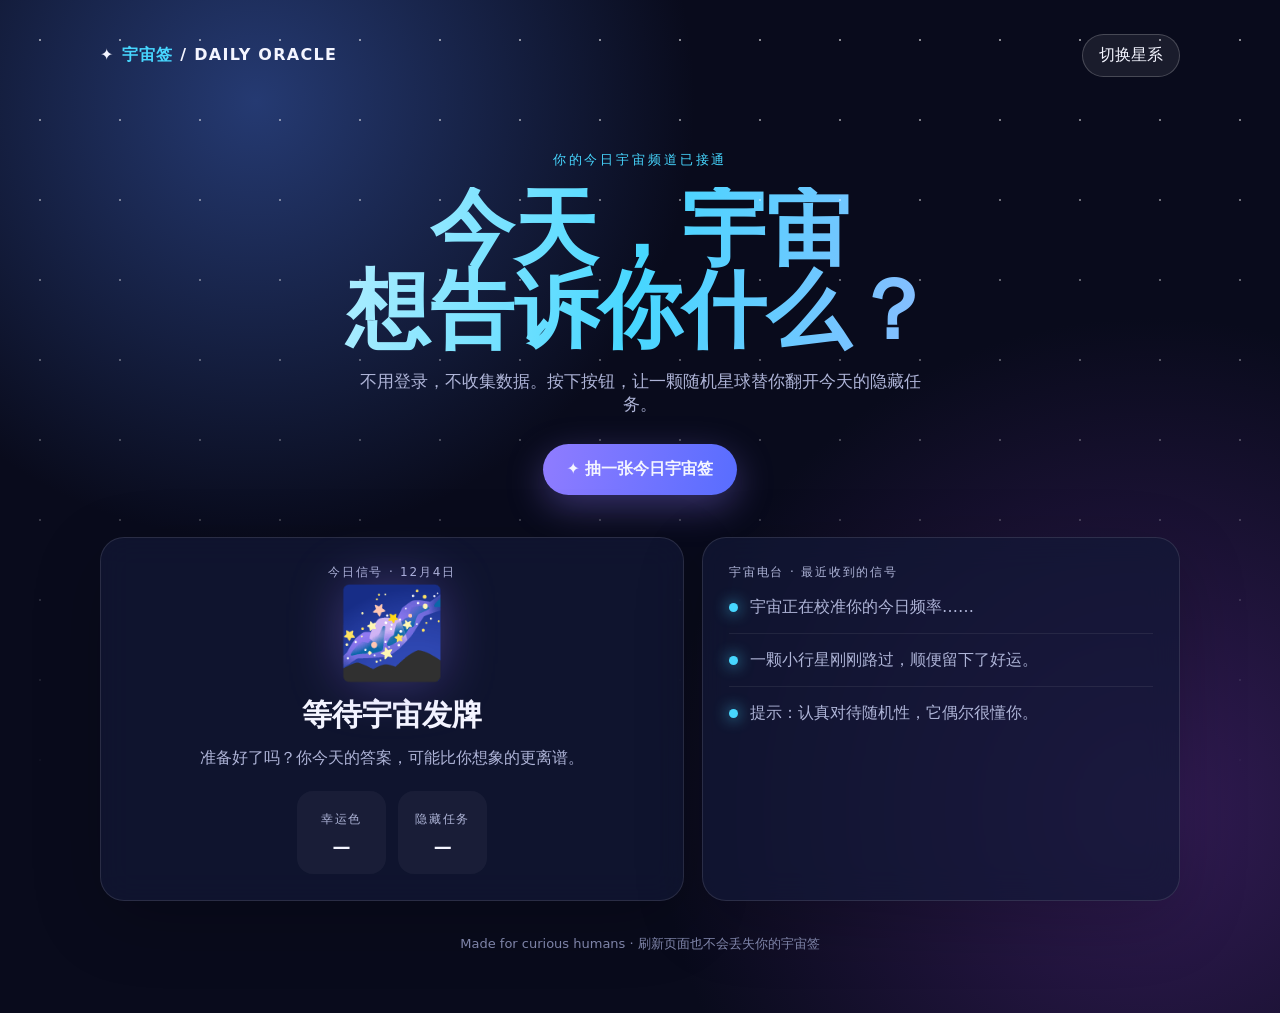
<file: index.html>
<!doctype html>
<html lang="zh-CN">
<head>
  <meta charset="UTF-8" />
  <meta name="viewport" content="width=device-width, initial-scale=1.0" />
  <title>今日宇宙签 · 一个有点神秘的小网站</title>
  <style>
    :root { --bg:#090b1c; --panel:rgba(19,24,55,.72); --text:#f4f5ff; --muted:#aeb4d7; --a:#8f7cff; --b:#47d7ff; --glow:rgba(143,124,255,.35); }
    *{box-sizing:border-box} body{margin:0;color:var(--text);font-family:Inter,system-ui,"Microsoft YaHei",sans-serif;background:radial-gradient(circle at 20% 10%,#253a72 0,transparent 32%),radial-gradient(circle at 90% 80%,#321b54 0,transparent 35%),var(--bg);min-height:100vh;overflow-x:hidden}
    body:before{content:"";position:fixed;inset:0;pointer-events:none;opacity:.55;background-image:radial-gradient(#fff 1px,transparent 1px);background-size:80px 80px;mask-image:linear-gradient(to bottom,black,transparent 90%)}
    .wrap{width:min(1080px,92%);margin:auto;padding:34px 0 60px}.top{display:flex;justify-content:space-between;align-items:center;gap:18px}.brand{letter-spacing:.08em;font-weight:800}.brand span{color:var(--b)}button{font:inherit;color:var(--text);border:1px solid #ffffff33;background:#ffffff12;border-radius:999px;padding:10px 16px;cursor:pointer;transition:.2s}button:hover{transform:translateY(-2px);background:#ffffff22}.hero{text-align:center;padding:74px 12px 42px}.eyebrow{color:var(--b);font-size:13px;letter-spacing:.22em;text-transform:uppercase}.hero h1{font-size:clamp(42px,8vw,84px);line-height:.98;margin:18px 0;background:linear-gradient(100deg,#fff,var(--b),#bca8ff);-webkit-background-clip:text;color:transparent}.hero p{color:var(--muted);font-size:17px;margin:0 auto 28px;max-width:580px}.mainbtn{font-weight:800;border:0;padding:15px 24px;background:linear-gradient(100deg,var(--a),#586dff);box-shadow:0 12px 36px var(--glow)}.mainbtn:hover{box-shadow:0 16px 42px var(--glow)}.grid{display:grid;grid-template-columns:1.1fr .9fr;gap:18px}.card{background:var(--panel);border:1px solid #ffffff1c;border-radius:24px;padding:26px;backdrop-filter:blur(16px);box-shadow:0 20px 70px #0003}.label{font-size:12px;letter-spacing:.15em;color:var(--muted);text-transform:uppercase}.answer{min-height:230px;display:flex;flex-direction:column;justify-content:center;align-items:center;text-align:center}.planet{font-size:88px;filter:drop-shadow(0 0 26px var(--glow));animation:float 4s ease-in-out infinite}.answer h2{margin:10px 0 8px;font-size:30px}.answer p{color:var(--muted);margin:0;line-height:1.7}.stats{display:grid;grid-template-columns:repeat(2,1fr);gap:12px;margin-top:20px}.stat{padding:17px;border-radius:16px;background:#ffffff0b}.stat b{display:block;margin-top:8px;font-size:18px}.log{margin:0;padding:0;list-style:none}.log li{display:flex;gap:12px;padding:14px 0;border-bottom:1px solid #ffffff12;color:var(--muted);line-height:1.5}.log li:last-child{border:0}.dot{width:9px;height:9px;flex:0 0 9px;margin-top:8px;border-radius:50%;background:var(--b);box-shadow:0 0 15px var(--b)}footer{text-align:center;color:#858bb1;font-size:13px;margin-top:34px} @keyframes float{50%{transform:translateY(-9px) rotate(3deg)}} @media(max-width:760px){.grid{grid-template-columns:1fr}.hero{padding-top:55px}.top{align-items:flex-start}}
  </style>
</head>
<body>
  <main class="wrap">
    <header class="top"><div class="brand">✦ <span>宇宙签</span> / DAILY ORACLE</div><button id="theme">切换星系</button></header>
    <section class="hero"><div class="eyebrow">你的今日宇宙频道已接通</div><h1>今天，宇宙<br/>想告诉你什么？</h1><p>不用登录，不收集数据。按下按钮，让一颗随机星球替你翻开今天的隐藏任务。</p><button class="mainbtn" id="draw">✦ 抽一张今日宇宙签</button></section>
    <section class="grid">
      <article class="card answer"><div class="label">今日信号 · <span id="date"></span></div><div class="planet" id="planet">🌌</div><h2 id="title">等待宇宙发牌</h2><p id="quote">准备好了吗？你今天的答案，可能比你想象的更离谱。</p><div class="stats"><div class="stat"><span class="label">幸运色</span><b id="color">—</b></div><div class="stat"><span class="label">隐藏任务</span><b id="task">—</b></div></div></article>
      <article class="card"><div class="label">宇宙电台 · 最近收到的信号</div><ul class="log" id="log"><li><i class="dot"></i><span>宇宙正在校准你的今日频率……</span></li><li><i class="dot"></i><span>一颗小行星刚刚路过，顺便留下了好运。</span></li><li><i class="dot"></i><span>提示：认真对待随机性，它偶尔很懂你。</span></li></ul></article>
    </section>
    <footer>Made for curious humans · 刷新页面也不会丢失你的宇宙签</footer>
  </main>
  <script>
    const data=[
      ['🪐','慢速土星','今天适合把一件小事做完，不必一次解决整个宇宙。','薄荷绿','给一个很久没联系的人发个表情'],
      ['🌙','月亮背面','你不需要向所有人解释自己。安静也是一种答案。','午夜蓝','关掉通知 20 分钟'],
      ['☄️','彗星快线','一个突然的念头值得被记录，它可能是新路线的入口。','流星银','写下三个想做但没做的事'],
      ['🌈','彩虹卫星','今天的好运藏在一次不经意的尝试里。先试试看。','桃子橙','尝试一个平时不会点的选项'],
      ['🛰️','失重电台','别把暂时的卡顿误认为失败，信号还在，只是正在重连。','极光紫','给自己安排一段无目的散步']
    ];
    const $=id=>document.getElementById(id); $('date').textContent=new Date().toLocaleDateString('zh-CN',{month:'long',day:'numeric'});
    function draw(){const x=data[Math.floor(Math.random()*data.length)]; $('planet').textContent=x[0];$('title').textContent=x[1];$('quote').textContent=x[2];$('color').textContent=x[3];$('task').textContent=x[4];const li=document.createElement('li');li.innerHTML='<i class="dot"></i><span>已收到来自「'+x[1]+'」的新信号。</span>';$('log').prepend(li);if($('log').children.length>4)$('log').lastElementChild.remove();}
    $('draw').onclick=draw; $('theme').onclick=()=>{document.body.style.setProperty('--a',['#ff6b9d','#7ee7c6','#ffb86b'][Math.floor(Math.random()*3)]);document.body.style.setProperty('--b',['#7ddcff','#ffe27d','#d6a4ff'][Math.floor(Math.random()*3)]);draw()};
  </script>
</body>
</html>
</file>
